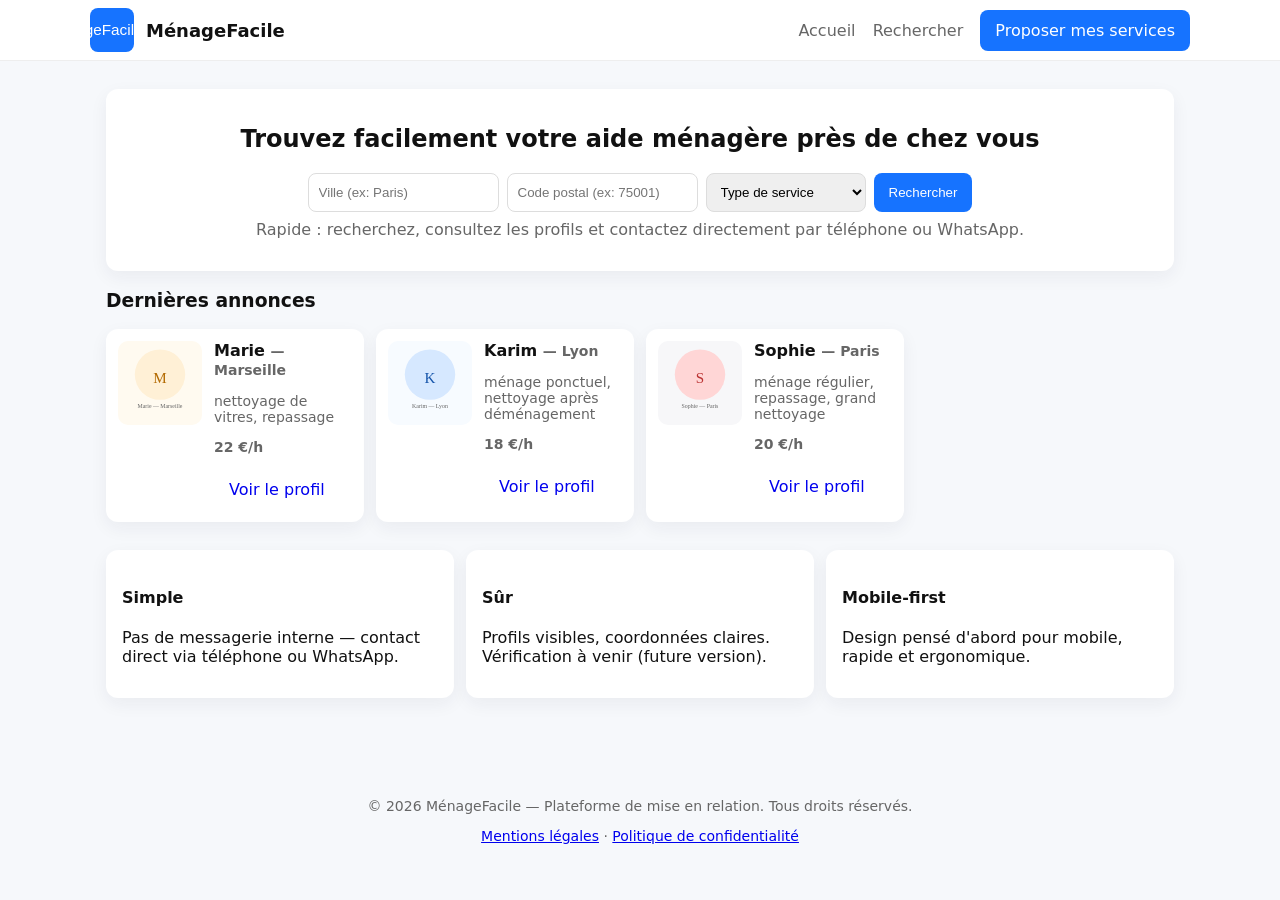
<file: index.html>
<!doctype html>
<html lang="fr">
<head>
  <meta charset="utf-8" />
  <meta name="viewport" content="width=device-width,initial-scale=1" />
  <title>Trouvez facilement votre aide ménagère près de chez vous — MénageFacile</title>
  <meta name="description" content="MénageFacile — Trouvez une aide ménagère près de chez vous. Recherche par ville, code postal et type de service. Contact direct par téléphone ou WhatsApp." />
  <meta name="keywords" content="femme de ménage,aide ménagère,ménage à domicile,ménage chez particulier,femme de ménage près de chez moi,ménage Paris" />
  <link rel="stylesheet" href="css/styles.css" />
</head>
<body>
  <header class="site-header">
    <div class="container header-inner">
      <div class="brand">
        <img src="assets/logo.svg" alt="MénageFacile" class="logo" />
        <h1 class="site-name">MénageFacile</h1>
      </div>
      <nav class="main-nav">
        <a href="index.html">Accueil</a>
        <a href="search.html">Rechercher</a>
        <a href="create.html" class="btn primary">Proposer mes services</a>
      </nav>
    </div>
  </header>

  <main class="container">
    <section class="hero card">
      <h2>Trouvez facilement votre aide ménagère près de chez vous</h2>
      <form id="quick-search" class="search-form">
        <input name="ville" id="ville" placeholder="Ville (ex: Paris)" />
        <input name="cp" id="cp" placeholder="Code postal (ex: 75001)" />
        <select name="type" id="type">
          <option value="">Type de service</option>
          <option value="ménage régulier">Ménage régulier</option>
          <option value="ménage ponctuel">Ménage ponctuel</option>
          <option value="grand nettoyage">Grand nettoyage</option>
          <option value="repassage">Repassage</option>
        </select>
        <button class="btn primary" id="search-btn">Rechercher</button>
      </form>
      <p class="how-it-works">Rapide : recherchez, consultez les profils et contactez directement par téléphone ou WhatsApp.</p>
    </section>

    <section>
      <h3>Dernières annonces</h3>
      <div id="latest-list" class="cards-grid"></div>
    </section>

    <section class="info-cards">
      <div class="card">
        <h4>Simple</h4>
        <p>Pas de messagerie interne — contact direct via téléphone ou WhatsApp.</p>
      </div>
      <div class="card">
        <h4>Sûr</h4>
        <p>Profils visibles, coordonnées claires. Vérification à venir (future version).</p>
      </div>
      <div class="card">
        <h4>Mobile-first</h4>
        <p>Design pensé d'abord pour mobile, rapide et ergonomique.</p>
      </div>
    </section>
  </main>

  <footer class="site-footer">
    <div class="container">
      <p>&copy; <span id="year"></span> MénageFacile — Plateforme de mise en relation. Tous droits réservés.</p>
      <p class="small"><a href="mentions-legales.html">Mentions légales</a> · <a href="privacy.html">Politique de confidentialité</a></p>
    </div>
  </footer>

  <script src="js/app.js"></script>
  <script>
    document.getElementById('year').textContent = new Date().getFullYear();
    document.getElementById('quick-search').addEventListener('submit', function(e){
      e.preventDefault();
      const ville = document.getElementById('ville').value;
      const cp = document.getElementById('cp').value;
      const type = document.getElementById('type').value;
      const q = new URLSearchParams();
      if (ville) q.set('ville', ville);
      if (cp) q.set('cp', cp);
      if (type) q.set('type', type);
      window.location = 'search.html?' + q.toString();
    });
    loadLatestProfiles('latest-list', 6);
  </script>
</body>
</html>
</file>
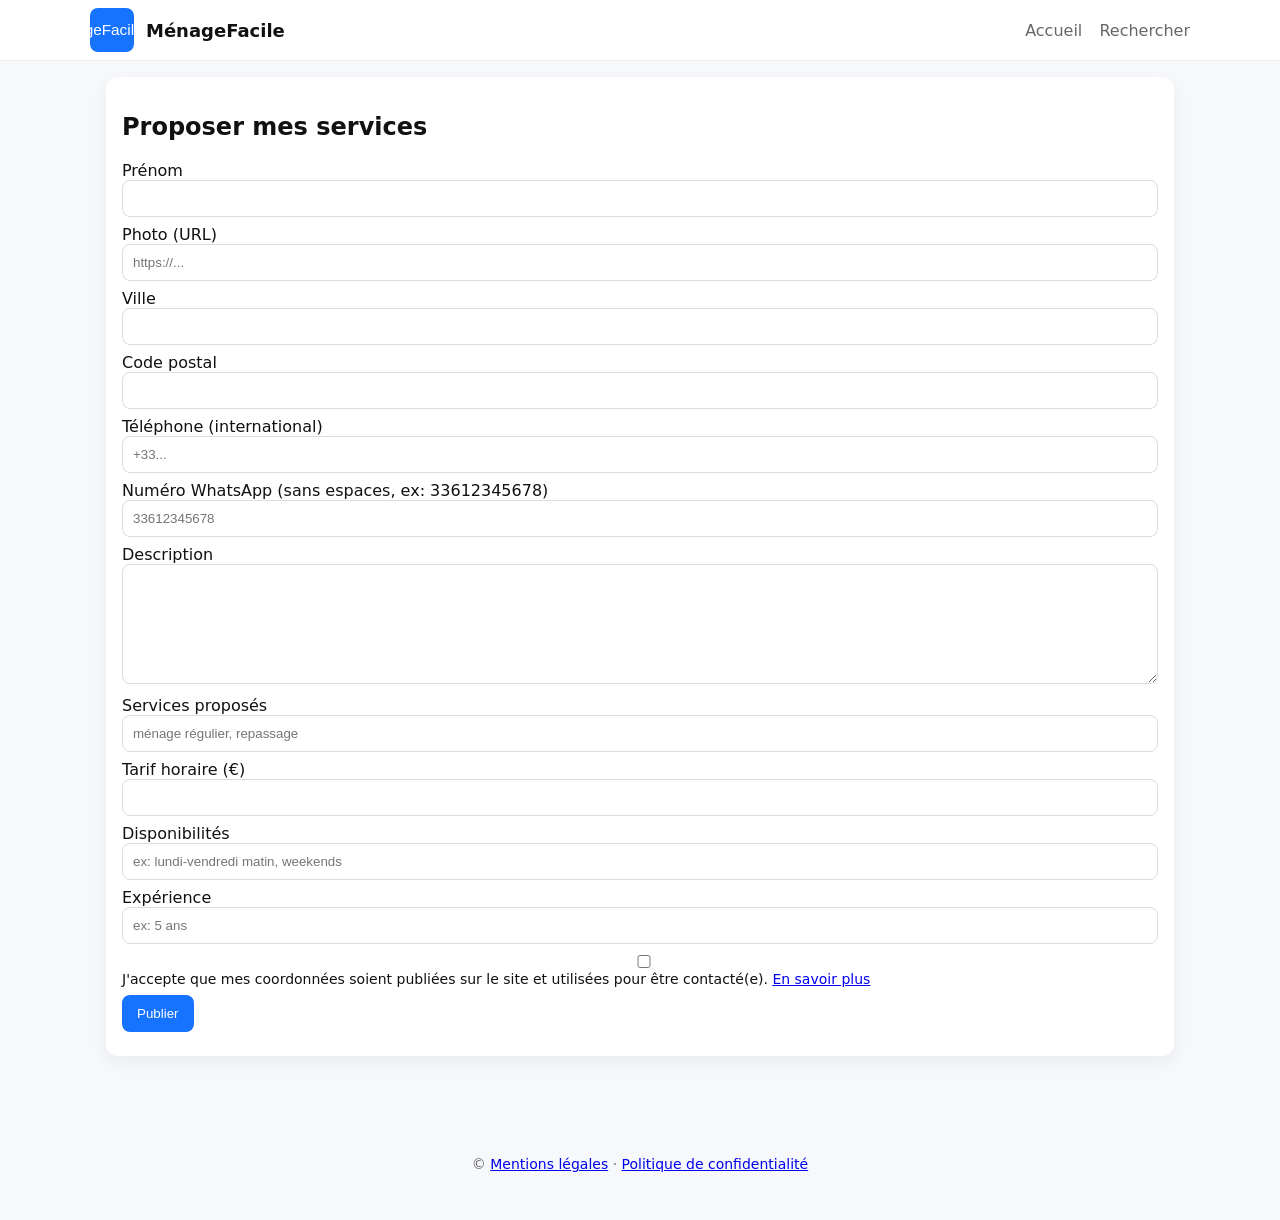
<file: create.html>
<!doctype html>
<html lang="fr">
<head>
  <meta charset="utf-8" />
  <meta name="viewport" content="width=device-width,initial-scale=1" />
  <title>Proposer mes services — MénageFacile</title>
  <meta name="description" content="Déposez votre annonce de services de ménage. Le contact se fera directement via téléphone ou WhatsApp." />
  <link rel="stylesheet" href="css/styles.css" />
</head>
<body>
  <header class="site-header">
    <div class="container header-inner">
      <div class="brand">
        <img src="assets/logo.svg" alt="MénageFacile" class="logo" />
        <h1 class="site-name">MénageFacile</h1>
      </div>
      <nav class="main-nav">
        <a href="index.html">Accueil</a>
        <a href="search.html">Rechercher</a>
      </nav>
    </div>
  </header>

  <main class="container">
    <section class="card">
      <h2>Proposer mes services</h2>
      <form id="create-form" class="create-form">
        <label>Prénom<input id="c-prenom" required /></label>
        <label>Photo (URL) <input id="c-photo" placeholder="https://..." /></label>
        <label>Ville <input id="c-ville" required /></label>
        <label>Code postal <input id="c-cp" required /></label>
        <label>Téléphone (international) <input id="c-phone" placeholder="+33..." required /></label>
        <label>Numéro WhatsApp (sans espaces, ex: 33612345678) <input id="c-whatsapp" placeholder="33612345678" required /></label>
        <label>Description <textarea id="c-desc" required></textarea></label>
        <label>Services proposés <input id="c-services" placeholder="ménage régulier, repassage" required /></label>
        <label>Tarif horaire (€) <input id="c-tarif" type="number" min="0" required /></label>
        <label>Disponibilités <input id="c-dispo" placeholder="ex: lundi-vendredi matin, weekends" /></label>
        <label>Expérience <input id="c-exp" placeholder="ex: 5 ans" /></label>
        <label style="font-size:14px;margin-top:8px;"><input type="checkbox" id="c-consent" required /> J'accepte que mes coordonnées soient publiées sur le site et utilisées pour être contacté(e). <a href="privacy.html">En savoir plus</a></label>

        <button class="btn primary" type="submit">Publier</button>
      </form>
      <div id="create-msg" class="muted"></div>
    </section>
  </main>

  <footer class="site-footer">
    <div class="container">
      <p>&copy; <span id="year'></span> MénageFacile</p>
      <p class="small"><a href="mentions-legales.html">Mentions légales</a> · <a href="privacy.html">Politique de confidentialité</a></p>
    </div>
  </footer>

  <script src="js/app.js"></script>
  <script>
    document.getElementById('year').textContent = new Date().getFullYear();
    document.getElementById('create-form').addEventListener('submit', function(e){
      e.preventDefault();
      // simple client-side validation
      const phone = document.getElementById('c-phone').value.trim();
      const whatsapp = document.getElementById('c-whatsapp').value.trim();
      const consent = document.getElementById('c-consent').checked;
      const msgEl = document.getElementById('create-msg');
      if(!consent){ msgEl.textContent = 'Vous devez accepter la publication de vos coordonnées.'; return; }
      const phoneRegex = /^\+?[0-9 \-]{6,20}$/;
      const waRegex = /^[0-9]{6,15}$/;
      if(!phoneRegex.test(phone)){ msgEl.textContent = 'Numéro de téléphone invalide. Utilisez le format international, ex: +33612345678'; return; }
      if(!waRegex.test(whatsapp)){ msgEl.textContent = 'Numéro WhatsApp invalide. Entrez uniquement les chiffres (ex: 33612345678).'; return; }

      createProfileFromForm().then(result => {
        document.getElementById('create-msg').textContent = 'Votre annonce a été enregistrée (local). Vous êtes redirigé(e)...';
        setTimeout(()=> {
          window.location = 'profile.html?id=' + result.id;
        }, 900);
      }).catch(err => {
        document.getElementById('create-msg').textContent = 'Erreur : ' + err.message;
      });
    });
  </script>
</body>
</html>
</file>
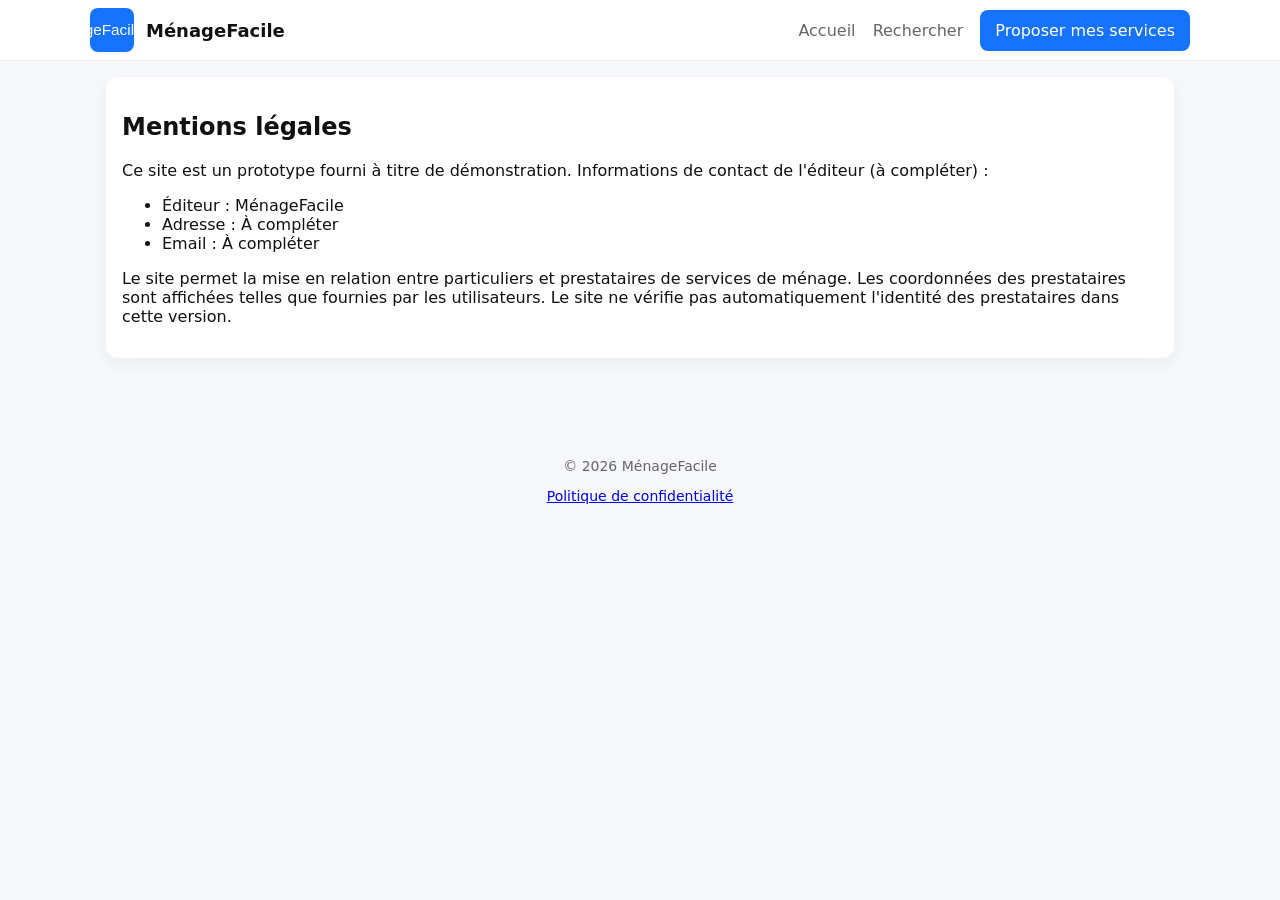
<file: mentions-legales.html>
<!doctype html>
<html lang="fr">
<head>
  <meta charset="utf-8" />
  <meta name="viewport" content="width=device-width,initial-scale=1" />
  <title>Mentions légales — MénageFacile</title>
  <meta name="description" content="Mentions légales de MénageFacile." />
  <link rel="stylesheet" href="css/styles.css" />
</head>
<body>
  <header class="site-header">
    <div class="container header-inner">
      <div class="brand">
        <img src="assets/logo.svg" alt="MénageFacile" class="logo" />
        <h1 class="site-name">MénageFacile</h1>
      </div>
      <nav class="main-nav">
        <a href="index.html">Accueil</a>
        <a href="search.html">Rechercher</a>
        <a href="create.html" class="btn primary">Proposer mes services</a>
      </nav>
    </div>
  </header>

  <main class="container">
    <section class="card">
      <h2>Mentions légales</h2>
      <p>Ce site est un prototype fourni à titre de démonstration. Informations de contact de l'éditeur (à compléter) :</p>
      <ul>
        <li>Éditeur : MénageFacile</li>
        <li>Adresse : À compléter</li>
        <li>Email : À compléter</li>
      </ul>
      <p>Le site permet la mise en relation entre particuliers et prestataires de services de ménage. Les coordonnées des prestataires sont affichées telles que fournies par les utilisateurs. Le site ne vérifie pas automatiquement l'identité des prestataires dans cette version.</p>
    </section>
  </main>

  <footer class="site-footer">
    <div class="container">
      <p>&copy; <span id="year"></span> MénageFacile</p>
      <p class="small"><a href="privacy.html">Politique de confidentialité</a></p>
    </div>
  </footer>

  <script>document.getElementById('year').textContent = new Date().getFullYear();</script>
</body>
</html>
</file>
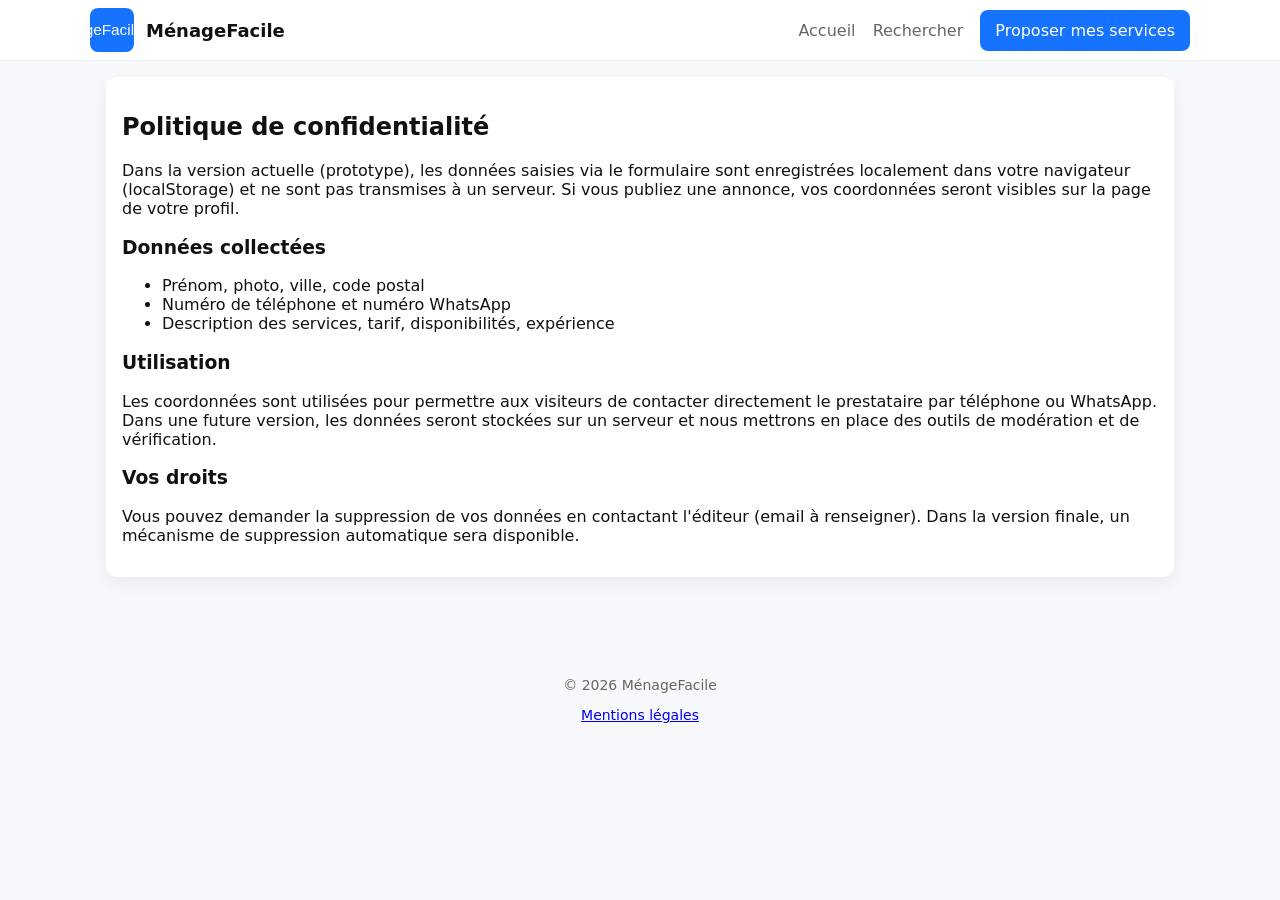
<file: privacy.html>
<!doctype html>
<html lang="fr">
<head>
  <meta charset="utf-8" />
  <meta name="viewport" content="width=device-width,initial-scale=1" />
  <title>Politique de confidentialité — MénageFacile</title>
  <meta name="description" content="Politique de confidentialité de MénageFacile." />
  <link rel="stylesheet" href="css/styles.css" />
</head>
<body>
  <header class="site-header">
    <div class="container header-inner">
      <div class="brand">
        <img src="assets/logo.svg" alt="MénageFacile" class="logo" />
        <h1 class="site-name">MénageFacile</h1>
      </div>
      <nav class="main-nav">
        <a href="index.html">Accueil</a>
        <a href="search.html">Rechercher</a>
        <a href="create.html" class="btn primary">Proposer mes services</a>
      </nav>
    </div>
  </header>

  <main class="container">
    <section class="card">
      <h2>Politique de confidentialité</h2>
      <p>Dans la version actuelle (prototype), les données saisies via le formulaire sont enregistrées localement dans votre navigateur (localStorage) et ne sont pas transmises à un serveur. Si vous publiez une annonce, vos coordonnées seront visibles sur la page de votre profil.</p>
      <h3>Données collectées</h3>
      <ul>
        <li>Prénom, photo, ville, code postal</li>
        <li>Numéro de téléphone et numéro WhatsApp</li>
        <li>Description des services, tarif, disponibilités, expérience</li>
      </ul>
      <h3>Utilisation</h3>
      <p>Les coordonnées sont utilisées pour permettre aux visiteurs de contacter directement le prestataire par téléphone ou WhatsApp. Dans une future version, les données seront stockées sur un serveur et nous mettrons en place des outils de modération et de vérification.</p>
      <h3>Vos droits</h3>
      <p>Vous pouvez demander la suppression de vos données en contactant l'éditeur (email à renseigner). Dans la version finale, un mécanisme de suppression automatique sera disponible.</p>
    </section>
  </main>

  <footer class="site-footer">
    <div class="container">
      <p>&copy; <span id="year"></span> MénageFacile</p>
      <p class="small"><a href="mentions-legales.html">Mentions légales</a></p>
    </div>
  </footer>

  <script>document.getElementById('year').textContent = new Date().getFullYear();</script>
</body>
</html>
</file>
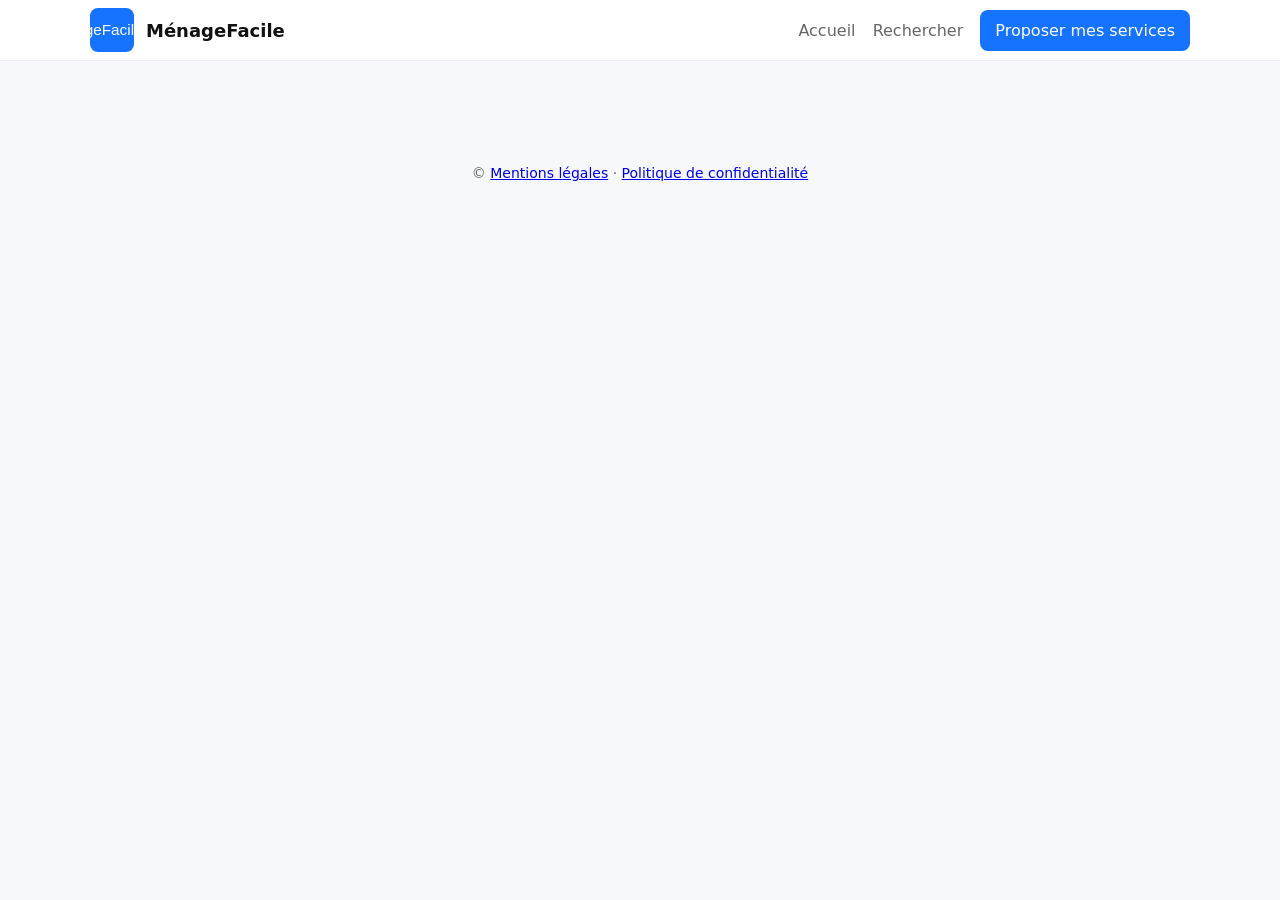
<file: profile.html>
<!doctype html>
<html lang="fr">
<head>
  <meta charset="utf-8" />
  <meta name="viewport" content="width=device-width,initial-scale=1" />
  <title>Profil — MénageFacile</title>
  <meta name="description" content="Profil du prestataire — contactez-le directement par téléphone ou WhatsApp." />
  <link rel="stylesheet" href="css/styles.css" />
</head>
<body>
  <header class="site-header">
    <div class="container header-inner">
      <div class="brand">
        <img src="assets/logo.svg" alt="MénageFacile" class="logo" />
        <h1 class="site-name">MénageFacile</h1>
      </div>
      <nav class="main-nav">
        <a href="index.html">Accueil</a>
        <a href="search.html">Rechercher</a>
        <a href="create.html" class="btn primary">Proposer mes services</a>
      </nav>
    </div>
  </header>

  <main class="container">
    <div id="profile-container"></div>
  </main>

  <footer class="site-footer">
    <div class="container">
      <p>&copy; <span id="year'></span> MénageFacile</p>
      <p class="small"><a href="mentions-legales.html">Mentions légales</a> · <a href="privacy.html">Politique de confidentialité</a></p>
    </div>
  </footer>

  <script src="js/app.js"></script>
  <script>
    document.getElementById('year').textContent = new Date().getFullYear();
    const params = new URLSearchParams(location.search);
    const id = params.get('id');
    if (!id) {
      document.getElementById('profile-container').innerHTML = '<p>Profil non trouvé.</p>';
    } else {
      renderProfileById(id, 'profile-container');
    }
  </script>
</body>
</html>
</file>
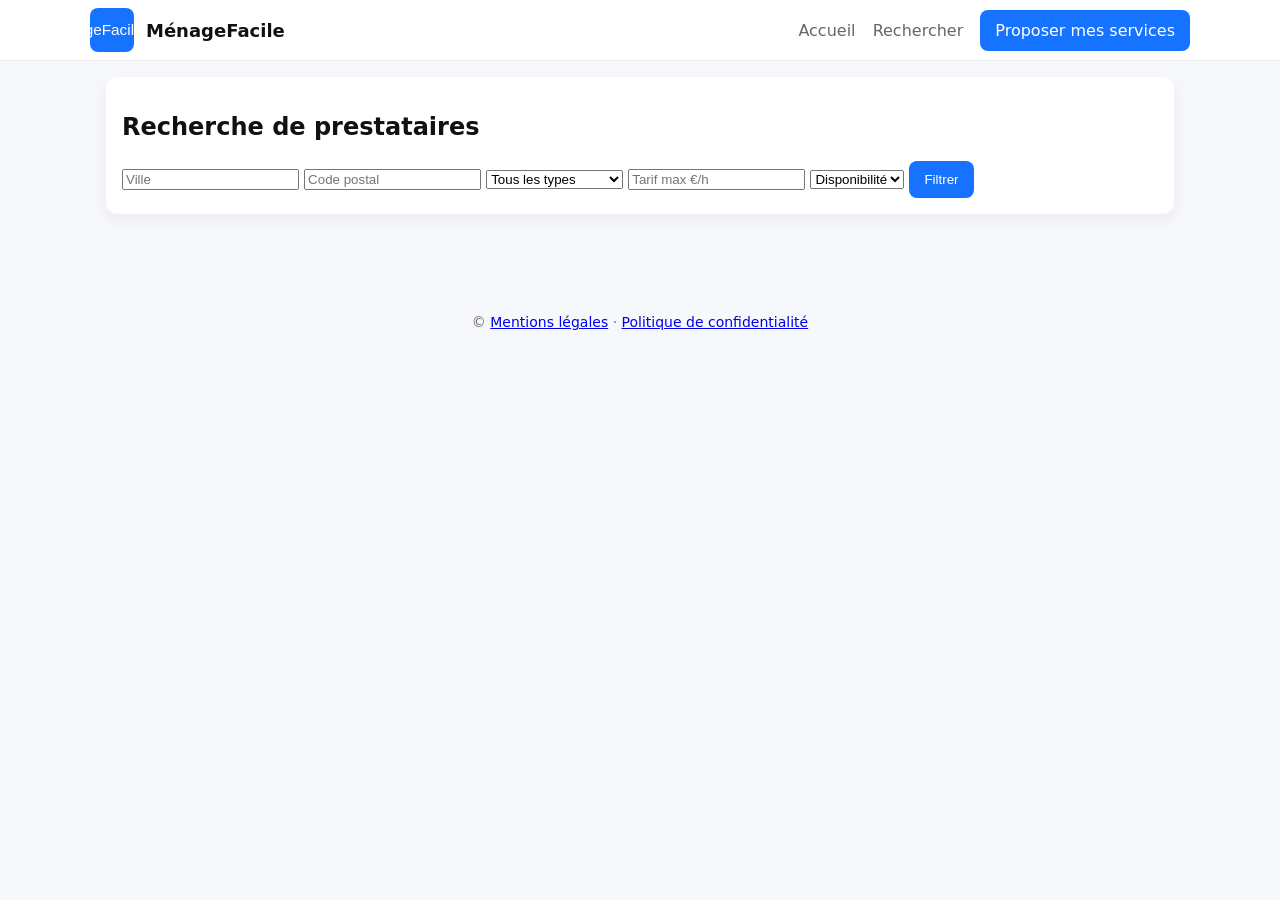
<file: search.html>
<!doctype html>
<html lang="fr">
<head>
  <meta charset="utf-8" />
  <meta name="viewport" content="width=device-width,initial-scale=1" />
  <title>Recherche — MénageFacile</title>
  <meta name="description" content="Recherchez une aide ménagère par ville, code postal, type de service, tarif et disponibilité." />
  <link rel="stylesheet" href="css/styles.css" />
</head>
<body>
  <header class="site-header">
    <div class="container header-inner">
      <div class="brand">
        <img src="assets/logo.svg" alt="MénageFacile" class="logo" />
        <h1 class="site-name">MénageFacile</h1>
      </div>
      <nav class="main-nav">
        <a href="index.html">Accueil</a>
        <a href="search.html">Rechercher</a>
        <a href="create.html" class="btn primary">Proposer mes services</a>
      </nav>
    </div>
  </header>

  <main class="container">
    <section class="card">
      <h2>Recherche de prestataires</h2>
      <form id="filter-form" class="filters">
        <input id="f-ville" placeholder="Ville" />
        <input id="f-cp" placeholder="Code postal" />
        <select id="f-type">
          <option value="">Tous les types</option>
          <option value="ménage régulier">Ménage régulier</option>
          <option value="ménage ponctuel">Ménage ponctuel</option>
          <option value="grand nettoyage">Grand nettoyage</option>
          <option value="repassage">Repassage</option>
          <option value="vitres">Nettoyage de vitres</option>
        </select>
        <input id="f-tarif" placeholder="Tarif max €/h" type="number" min="0" />
        <select id="f-dispo">
          <option value="">Disponibilité</option>
          <option value="immediat">Immédiate</option>
          <option value="weekend">Week-end</option>
          <option value="soirs">Soirs</option>
        </select>
        <button class="btn primary" id="btn-filter">Filtrer</button>
      </form>
    </section>

    <section>
      <div id="results" class="cards-grid"></div>
    </section>
  </main>

  <footer class="site-footer">
    <div class="container">
      <p>&copy; <span id="year'></span> MénageFacile</p>
      <p class="small"><a href="mentions-legales.html">Mentions légales</a> · <a href="privacy.html">Politique de confidentialité</a></p>
    </div>
  </footer>

  <script src="js/app.js"></script>
  <script>
    document.getElementById('year').textContent = new Date().getFullYear();

    // read query params and prefill filters
    const params = new URLSearchParams(location.search);
    if (params.get('ville')) document.getElementById('f-ville').value = params.get('ville');
    if (params.get('cp')) document.getElementById('f-cp').value = params.get('cp');
    if (params.get('type')) document.getElementById('f-type').value = params.get('type');

    document.getElementById('filter-form').addEventListener('submit', function(e){
      e.preventDefault();
      applyFilters();
    });

    applyFilters(); // initial load
  </script>
</body>
</html>
</file>
<file: css/styles.css>
:root{
  --primary:#1673ff;
  --bg:#f6f8fb;
  --card:#ffffff;
  --muted:#666;
  --radius:12px;
  --max-width:1100px;
  font-family: Inter, system-ui, -apple-system, "Segoe UI", Roboto, "Helvetica Neue", Arial;
}

*{box-sizing:border-box}
body{
  margin:0;
  background:var(--bg);
  color:#111;
  -webkit-font-smoothing:antialiased;
  -moz-osx-font-smoothing:grayscale;
}

.container{
  max-width:var(--max-width);
  margin:0 auto;
  padding:16px;
}

.site-header{
  background:white;
  border-bottom:1px solid #eee;
}
.header-inner{
  display:flex;
  align-items:center;
  justify-content:space-between;
}
.brand{display:flex;align-items:center;gap:12px}
.logo{width:44px;height:44px;object-fit:cover;border-radius:8px}
.site-name{font-size:18px;margin:0}

.main-nav a{margin-left:12px;text-decoration:none;color:var(--muted)}
.btn{display:inline-block;padding:10px 14px;border-radius:8px;border:1px solid transparent;text-decoration:none;cursor:pointer}
.btn.primary{background:var(--primary);color:white}
.card{background:var(--card);padding:16px;border-radius:var(--radius);box-shadow:0 6px 18px rgba(30,40,60,0.06);margin-bottom:12px}
.hero{margin-top:12px;text-align:center}
.search-form{display:flex;flex-wrap:wrap;gap:8px;justify-content:center;margin-top:12px}
.search-form input,.search-form select{padding:10px;border-radius:8px;border:1px solid #ddd;min-width:160px}
.how-it-works{color:var(--muted);margin-top:8px}

.cards-grid{
  display:grid;
  gap:12px;
  grid-template-columns:repeat(auto-fill,minmax(240px,1fr));
  margin-top:12px;
}

.profile-card{display:flex;gap:12px;align-items:flex-start;padding:12px}
.profile-card img{width:84px;height:84px;border-radius:10px;object-fit:cover}
.profile-card .meta{flex:1}
.profile-card h4{margin:0 0 6px 0}
.small{font-size:14px;color:var(--muted)}

.info-cards{display:grid;grid-template-columns:repeat(auto-fit,minmax(180px,1fr));gap:12px;margin-top:16px}

.site-footer{padding:18px 0;text-align:center;color:var(--muted);font-size:14px;margin-top:24px}

/* profile page */
.profile-page{display:grid;grid-template-columns:1fr;gap:12px}
.profile-hero{display:flex;gap:16px;align-items:center}
.profile-hero img{width:120px;height:120px;border-radius:12px;object-fit:cover}
.actions{display:flex;gap:8px;margin-top:8px}

/* forms */
.create-form label{display:block;margin-bottom:8px}
.create-form input,.create-form textarea,.create-form select{width:100%;padding:10px;border-radius:8px;border:1px solid #ddd}
.create-form textarea{min-height:120px}

.muted{color:var(--muted);margin-top:8px}

/* responsive */
@media (min-width:860px){
  .profile-page{grid-template-columns:320px 1fr}
  .header-inner{padding:8px 0}
}
</file>
